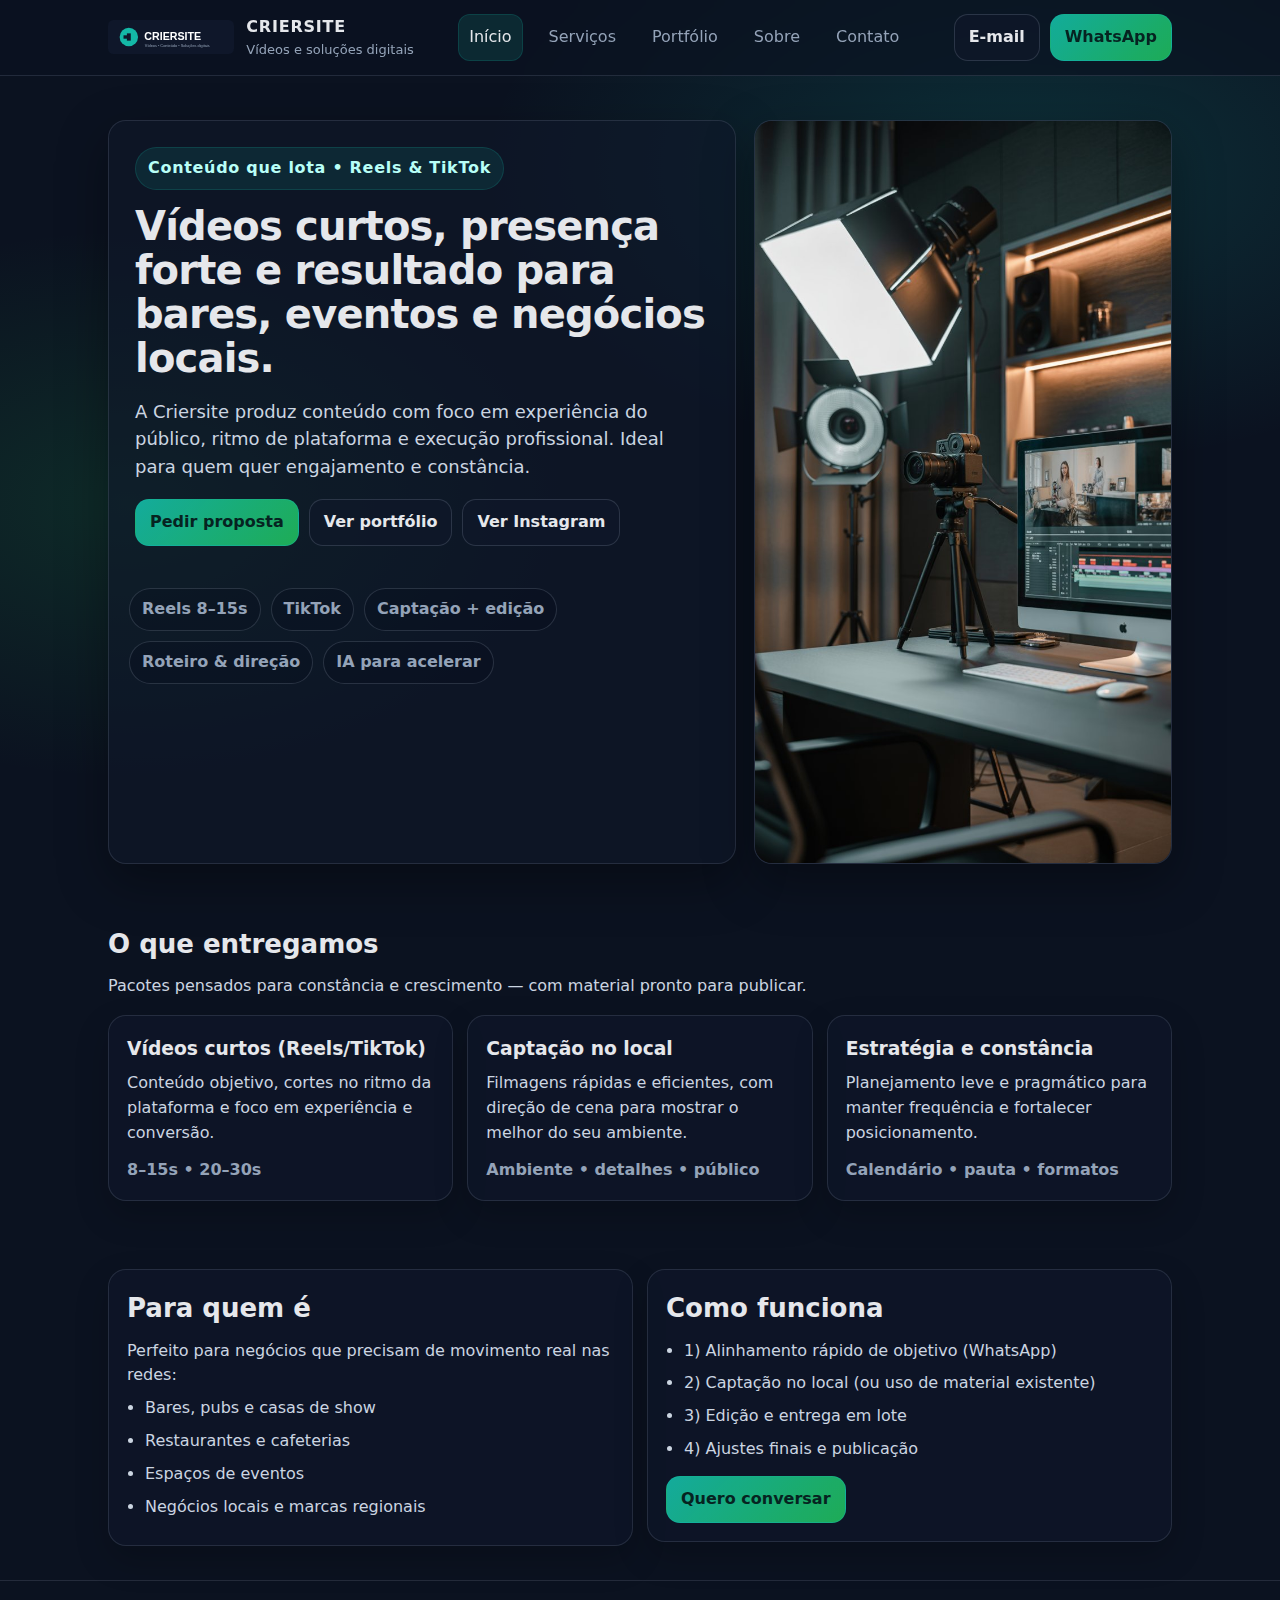
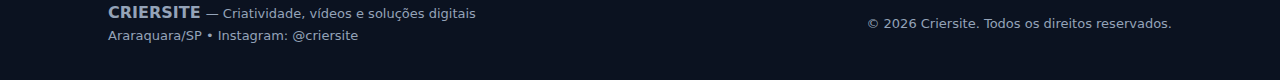
<file: index.html>
<!DOCTYPE html>
<html lang="pt-br">
<head>
  <meta charset="UTF-8" />
  <meta name="viewport" content="width=device-width, initial-scale=1.0" />
  <title>Criersite | Vídeos e Soluções Digitais</title>
  <meta name="description" content="Criersite: vídeos para Instagram e TikTok, conteúdo estratégico e soluções digitais." />
  <link rel="stylesheet" href="assets/css/styles.css" />
</head>
<body>
  <header class="header">
    <div class="container">
      <div class="nav">
        <a class="brand" href="index.html" aria-label="Criersite">
          <img src="assets/img/logo.svg" alt="Criersite" />
          <div>
            <div class="name">CRIERSITE</div>
            <div class="small">Vídeos e soluções digitais</div>
          </div>
        </a>
        <nav class="menu" aria-label="Navegação">
          <a data-nav href="index.html">Início</a>
          <a data-nav href="servicos.html">Serviços</a>
          <a data-nav href="portfolio.html">Portfólio</a>
          <a data-nav href="sobre.html">Sobre</a>
          <a data-nav href="contato.html">Contato</a>
        </nav>
        <div class="actions">
          <a class="btn ghost" href="mailto:criersite.video@gmail.com">E-mail</a>
          <a class="btn primary" href="https://wa.me/5516993074791" target="_blank" rel="noopener noreferrer">WhatsApp</a>
        </div>
      </div>
    </div>
  </header>

  
<main class="hero">
  <div class="container">
    <div class="hero-grid">
      <section class="hero-card">
        <div class="hero-copy">
          <div class="kicker">Conteúdo que lota • Reels & TikTok</div>
          <h1 class="h1">Vídeos curtos, presença forte e resultado para bares, eventos e negócios locais.</h1>
          <p class="lead">
            A Criersite produz conteúdo com foco em experiência do público, ritmo de plataforma e execução profissional.
            Ideal para quem quer engajamento e constância.
          </p>
          <div class="hero-cta">
            <a class="btn primary" href="contato.html">Pedir proposta</a>
            <a class="btn" href="portfolio.html">Ver portfólio</a>
            <a class="btn ghost" href="https://www.instagram.com/criersite/" target="_blank" rel="noopener noreferrer">Ver Instagram</a>
          </div>
        </div>
        <div class="badges">
          <div class="badge">Reels 8–15s</div>
          <div class="badge">TikTok</div>
          <div class="badge">Captação + edição</div>
          <div class="badge">Roteiro & direção</div>
          <div class="badge">IA para acelerar</div>
        </div>
      </section>

      <aside class="hero-media" aria-label="Capa">
        <img src="assets/img/hero-01.jpg" alt="Capa Criersite" />

      </aside>
    </div>
  </div>
</main>

<section class="section">
  <div class="container">
    <h2>O que entregamos</h2>
    <p>Pacotes pensados para constância e crescimento — com material pronto para publicar.</p>
    <div class="grid">
      <div class="card">
        <h3>Vídeos curtos (Reels/TikTok)</h3>
        <p>Conteúdo objetivo, cortes no ritmo da plataforma e foco em experiência e conversão.</p>
        <div class="meta">8–15s • 20–30s</div>
      </div>
      <div class="card">
        <h3>Captação no local</h3>
        <p>Filmagens rápidas e eficientes, com direção de cena para mostrar o melhor do seu ambiente.</p>
        <div class="meta">Ambiente • detalhes • público</div>
      </div>
      <div class="card">
        <h3>Estratégia e constância</h3>
        <p>Planejamento leve e pragmático para manter frequência e fortalecer posicionamento.</p>
        <div class="meta">Calendário • pauta • formatos</div>
      </div>
    </div>
  </div>
</section>

<section class="section">
  <div class="container">
    <div class="split">
      <div class="card">
        <h2>Para quem é</h2>
        <p>Perfeito para negócios que precisam de movimento real nas redes:</p>
        <ul class="list">
          <li>Bares, pubs e casas de show</li>
          <li>Restaurantes e cafeterias</li>
          <li>Espaços de eventos</li>
          <li>Negócios locais e marcas regionais</li>
        </ul>
      </div>
      <div class="card">
        <h2>Como funciona</h2>
        <ul class="list">
          <li>1) Alinhamento rápido de objetivo (WhatsApp)</li>
          <li>2) Captação no local (ou uso de material existente)</li>
          <li>3) Edição e entrega em lote</li>
          <li>4) Ajustes finais e publicação</li>
        </ul>
        <div style="margin-top:14px">
          <a class="btn primary" href="contato.html">Quero conversar</a>
        </div>
      </div>
    </div>
  </div>
</section>


  <footer class="footer">
    <div class="container">
      <div class="row">
        <div>
          <strong>CRIERSITE</strong> <span class="small">— Criatividade, vídeos e soluções digitais</span>
          <div class="small">Araraquara/SP • Instagram: <a href="https://www.instagram.com/criersite/" target="_blank" rel="noopener noreferrer">@criersite</a></div>
        </div>
        <div class="small">© 2026 Criersite. Todos os direitos reservados.</div>
      </div>
    </div>
  </footer>

  <script src="assets/js/main.js"></script>
</body>
</html>
</file>
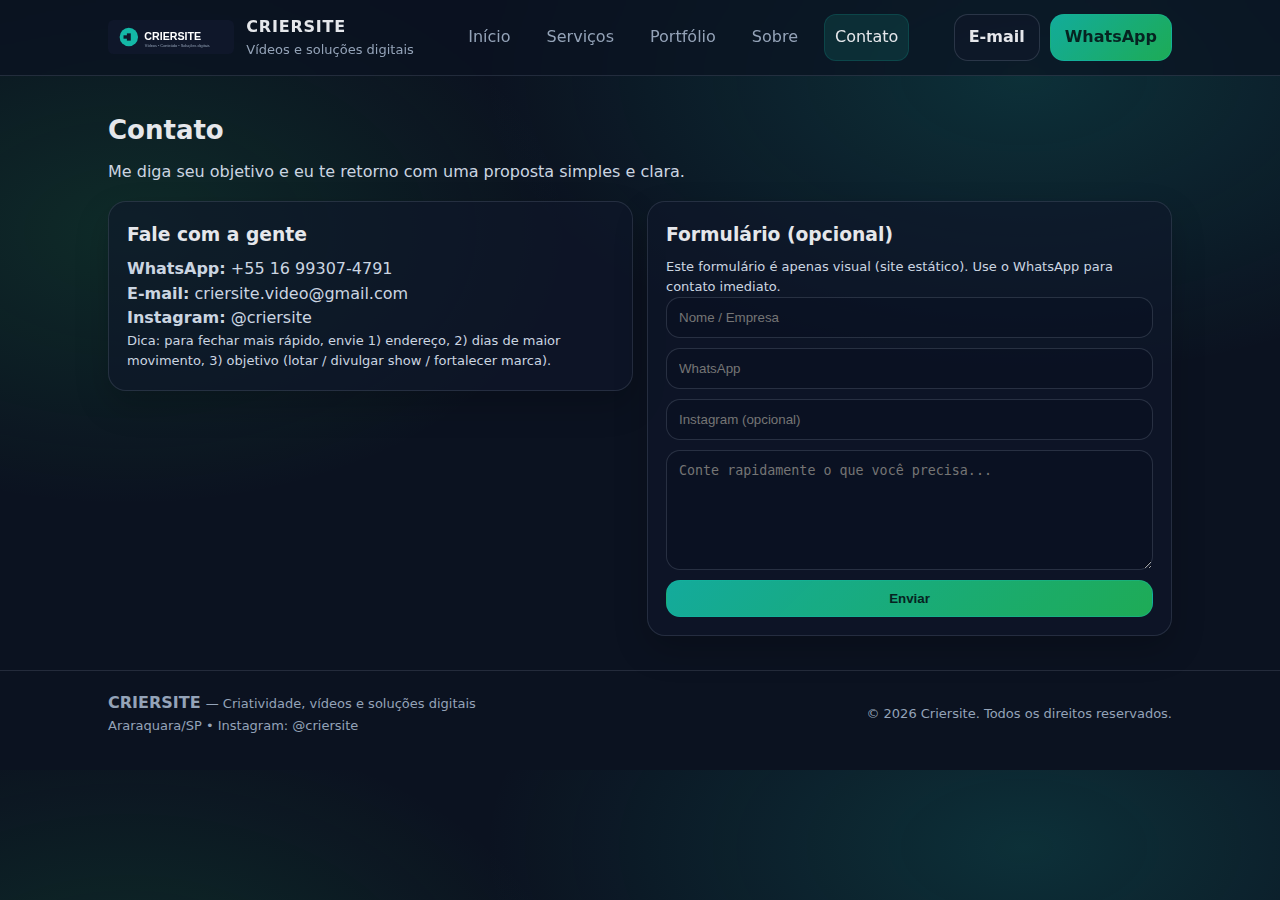
<file: contato.html>
<!DOCTYPE html>
<html lang="pt-br">
<head>
  <meta charset="UTF-8" />
  <meta name="viewport" content="width=device-width, initial-scale=1.0" />
  <title>Contato | Criersite</title>
  <meta name="description" content="Entre em contato com a Criersite por WhatsApp, e-mail e Instagram." />
  <link rel="stylesheet" href="assets/css/styles.css" />
</head>
<body>
  <header class="header">
    <div class="container">
      <div class="nav">
        <a class="brand" href="index.html" aria-label="Criersite">
          <img src="assets/img/logo.svg" alt="Criersite" />
          <div>
            <div class="name">CRIERSITE</div>
            <div class="small">Vídeos e soluções digitais</div>
          </div>
        </a>
        <nav class="menu" aria-label="Navegação">
          <a data-nav href="index.html">Início</a>
          <a data-nav href="servicos.html">Serviços</a>
          <a data-nav href="portfolio.html">Portfólio</a>
          <a data-nav href="sobre.html">Sobre</a>
          <a data-nav href="contato.html">Contato</a>
        </nav>
        <div class="actions">
          <a class="btn ghost" href="mailto:criersite.video@gmail.com">E-mail</a>
          <a class="btn primary" href="https://wa.me/5516993074791" target="_blank" rel="noopener noreferrer">WhatsApp</a>
        </div>
      </div>
    </div>
  </header>

  
<main class="section">
  <div class="container">
    <h2>Contato</h2>
    <p>Me diga seu objetivo e eu te retorno com uma proposta simples e clara.</p>

    <div class="split">
      <div class="card">
        <h3>Fale com a gente</h3>
        <p><strong>WhatsApp:</strong> <a href="https://wa.me/5516993074791" target="_blank" rel="noopener noreferrer">+55 16 99307-4791</a></p>
        <p><strong>E-mail:</strong> <a href="mailto:criersite.video@gmail.com">criersite.video@gmail.com</a></p>
        <p><strong>Instagram:</strong> <a href="https://www.instagram.com/criersite/" target="_blank" rel="noopener noreferrer">@criersite</a></p>
        <p class="small">Dica: para fechar mais rápido, envie 1) endereço, 2) dias de maior movimento, 3) objetivo (lotar / divulgar show / fortalecer marca).</p>
      </div>

      <div class="card">
        <h3>Formulário (opcional)</h3>
        <p class="helper">Este formulário é apenas visual (site estático). Use o WhatsApp para contato imediato.</p>
        <form class="form" onsubmit="event.preventDefault(); alert('Use o WhatsApp para enviar sua mensagem.');">
          <input class="input" placeholder="Nome / Empresa" />
          <input class="input" placeholder="WhatsApp" />
          <input class="input" placeholder="Instagram (opcional)" />
          <textarea placeholder="Conte rapidamente o que você precisa..."></textarea>
          <button class="btn primary" type="submit">Enviar</button>
        </form>
      </div>
    </div>
  </div>
</main>


  <footer class="footer">
    <div class="container">
      <div class="row">
        <div>
          <strong>CRIERSITE</strong> <span class="small">— Criatividade, vídeos e soluções digitais</span>
          <div class="small">Araraquara/SP • Instagram: <a href="https://www.instagram.com/criersite/" target="_blank" rel="noopener noreferrer">@criersite</a></div>
        </div>
        <div class="small">© 2026 Criersite. Todos os direitos reservados.</div>
      </div>
    </div>
  </footer>

  <script src="assets/js/main.js"></script>
</body>
</html>
</file>
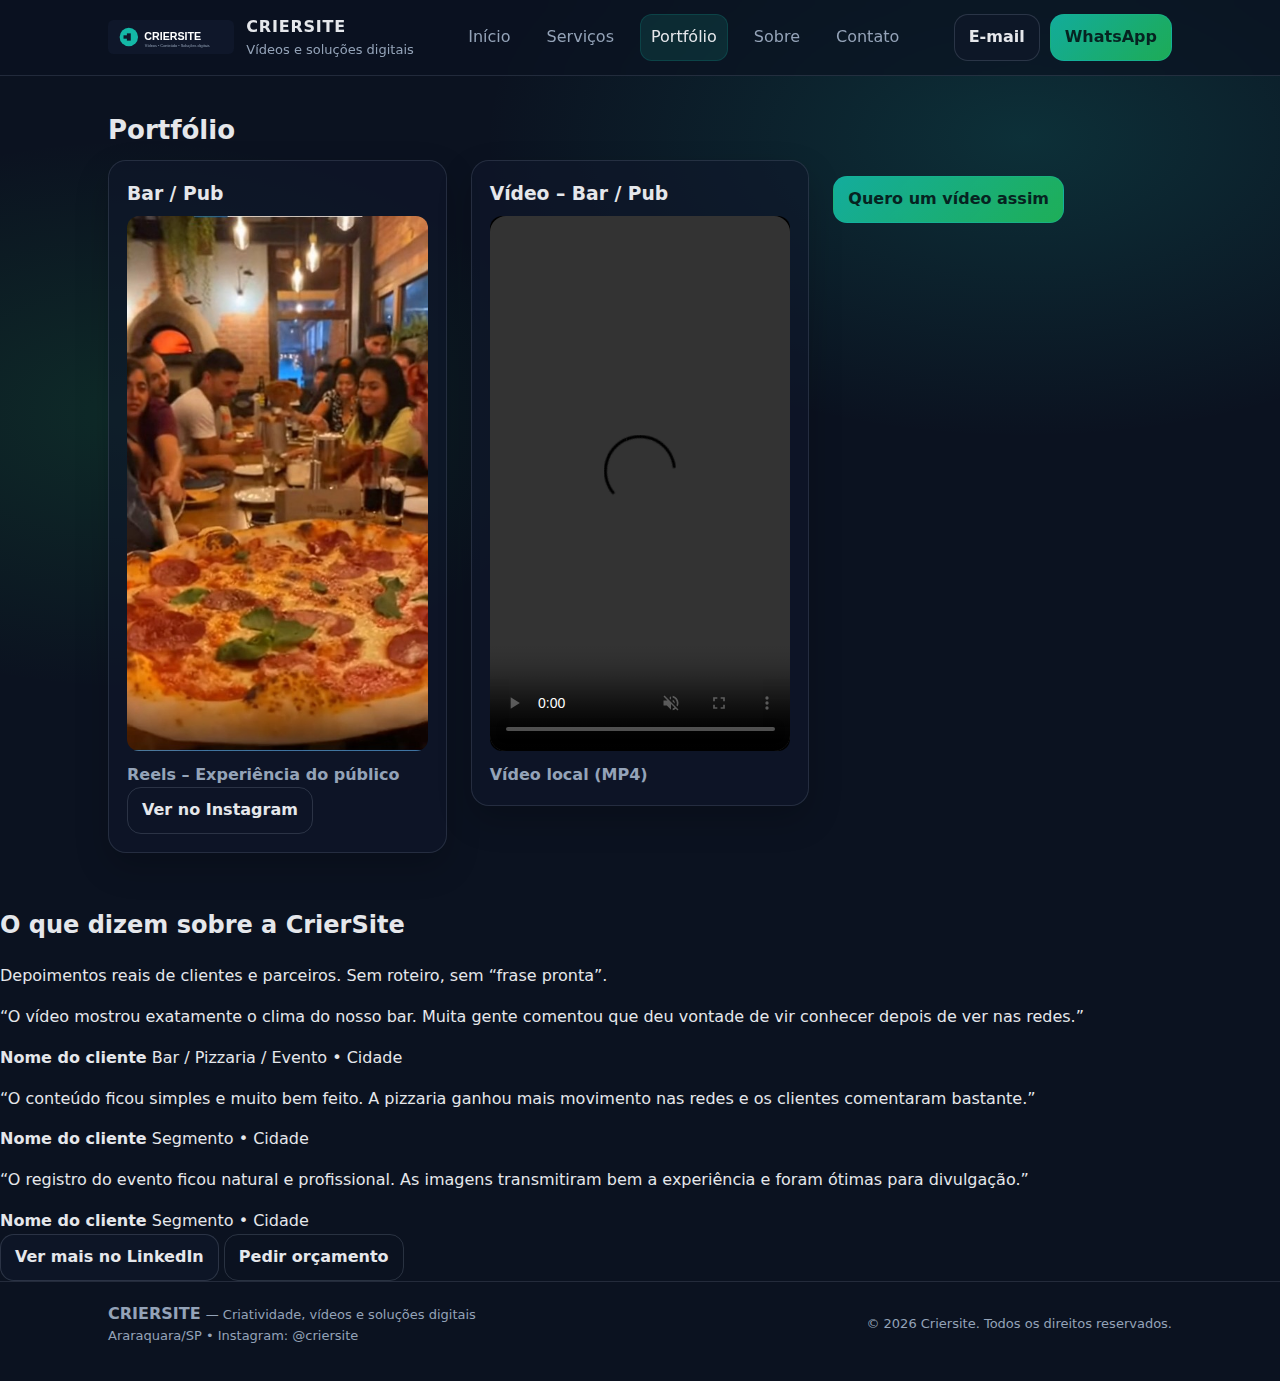
<file: portfolio.html>
<!DOCTYPE html>
<html lang="pt-br">
<head>
  <meta charset="UTF-8" />
  <meta name="viewport" content="width=device-width, initial-scale=1.0" />
  <title>Portfólio | Criersite</title>
  <meta name="description" content="Portfólio e exemplos de conteúdo da Criersite." />
  <link rel="stylesheet" href="assets/css/styles.css" />
</head>

<body>
  <header class="header">
    <div class="container">
      <div class="nav">
        <a class="brand" href="index.html" aria-label="Criersite">
          <img src="assets/img/logo.svg" alt="Criersite" />
          <div>
            <div class="name">CRIERSITE</div>
            <div class="small">Vídeos e soluções digitais</div>
          </div>
        </a>

        <nav class="menu" aria-label="Navegação">
          <a data-nav href="index.html">Início</a>
          <a data-nav href="servicos.html">Serviços</a>
          <a data-nav class="active" href="portfolio.html">Portfólio</a>
          <a data-nav href="sobre.html">Sobre</a>
          <a data-nav href="contato.html">Contato</a>
        </nav>

        <div class="actions">
          <a class="btn ghost" href="mailto:criersite.video@gmail.com">E-mail</a>
          <a class="btn primary" href="https://wa.me/5516993074791" target="_blank" rel="noopener noreferrer">WhatsApp</a>
        </div>
      </div>
    </div>
  </header>

<main class="section">
  <div class="container">
    <h2>Portfólio</h2>

    <div class="portfolio-grid">

      <!-- CARD 1 — CAPA -->
      <div class="portfolio-card card">
        <h3>Bar / Pub</h3>

        <div class="media-wrap">
          <img
            src="assets/img/thumb-drink.jpg"
            alt="Bar / Pub – experiência gastronômica"
            loading="lazy" />
        </div>

        <div class="meta">Reels – Experiência do público</div>

        <a class="btn btn--ghost"
           href="https://www.instagram.com/criersite/"
           target="_blank"
           rel="noopener noreferrer">
          Ver no Instagram
        </a>
      </div>

      <!-- CARD 2 — VÍDEO BAR -->
      <div class="portfolio-card card">
        <h3>Vídeo – Bar / Pub</h3>

        <div class="media-wrap">
          <video muted loop playsinline preload="metadata" controls>
            <source src="assets/videos/bar.mp4" type="video/mp4" />
            Seu navegador não suporta vídeo.
          </video>
        </div>

        <div class="meta">Vídeo local (MP4)</div>
      </div>

<!-- CARD 3 — APRESENTAÇÃO (oculto temporariamente) -->
<div class="portfolio-card card" style="display:none;">

  <h3>Apresentação • Conteúdo Institucional</h3>

  <div class="media-wrap">
    <video controls playsinline preload="metadata">
      <source src="assets/videos/cria-apresentacao.mp4" type="video/mp4">
      Seu navegador não suporta vídeo.
    </video>
  </div>

  <div class="meta">
    Vídeo curto de apresentação • Linguagem direta • Conteúdo para redes sociais
  </div>
</div>


    <div style="margin-top:16px">
      <a class="btn primary" href="contato.html">Quero um vídeo assim</a>
    </div>
  </div>
</main>

<!-- AVALIAÇÕES / DEPOIMENTOS -->
<section id="avaliacoes" class="reviews">
  <div class="reviews__header">
    <h2>O que dizem sobre a CrierSite</h2>
    <p>Depoimentos reais de clientes e parceiros. Sem roteiro, sem “frase pronta”.</p>
  </div>

  <div class="reviews__grid">
    <article class="review-card">
      <p class="review-card__text">
        “O vídeo mostrou exatamente o clima do nosso bar. Muita gente comentou que deu vontade de vir conhecer depois de ver nas redes.”
      </p>
      <div class="review-card__meta">
        <strong>Nome do cliente</strong>
        <span>Bar / Pizzaria / Evento • Cidade</span>
      </div>
    </article>

    <article class="review-card">
      <p class="review-card__text">
        “O conteúdo ficou simples e muito bem feito. A pizzaria ganhou mais movimento nas redes e os clientes comentaram bastante.”
      </p>
      <div class="review-card__meta">
        <strong>Nome do cliente</strong>
        <span>Segmento • Cidade</span>
      </div>
    </article>

    <article class="review-card">
      <p class="review-card__text">
        “O registro do evento ficou natural e profissional. As imagens transmitiram bem a experiência e foram ótimas para divulgação.”
      </p>
      <div class="review-card__meta">
        <strong>Nome do cliente</strong>
        <span>Segmento • Cidade</span>
      </div>
    </article>
  </div>

  <div class="reviews__cta">
    <a class="btn"
       href="https://www.linkedin.com/in/eduardo-silva-criersite-web-designer/"
       target="_blank"
       rel="noopener noreferrer">
      Ver mais no LinkedIn
    </a>

    <a class="btn btn--ghost"
       href="https://wa.me/5516993074791"
       target="_blank"
       rel="noopener noreferrer">
      Pedir orçamento
    </a>
  </div>
</section>

<footer class="footer">
  <div class="container">
    <div class="row">
      <div>
        <strong>CRIERSITE</strong>
        <span class="small">— Criatividade, vídeos e soluções digitais</span>
        <div class="small">
          Araraquara/SP • Instagram:
          <a href="https://www.instagram.com/criersite/" target="_blank" rel="noopener noreferrer">@criersite</a>
        </div>
      </div>
      <div class="small">© 2026 Criersite. Todos os direitos reservados.</div>
    </div>
  </div>
</footer>
</file>
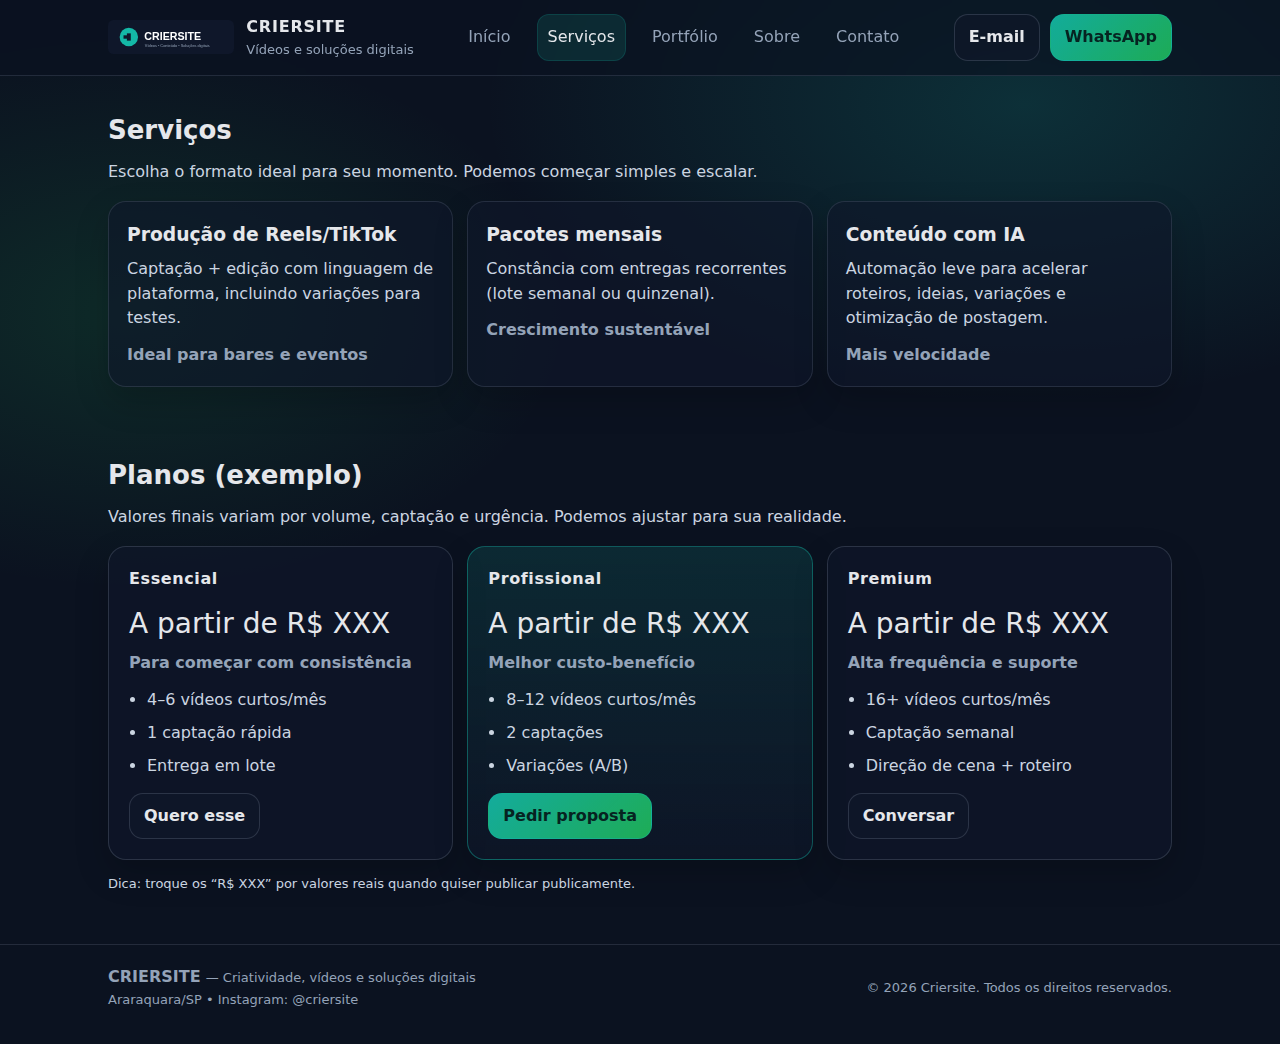
<file: servicos.html>
<!DOCTYPE html>
<html lang="pt-br">
<head>
  <meta charset="UTF-8" />
  <meta name="viewport" content="width=device-width, initial-scale=1.0" />
  <title>Serviços | Criersite</title>
  <meta name="description" content="Serviços e planos da Criersite: vídeos curtos, pacotes mensais e soluções com IA." />
  <link rel="stylesheet" href="assets/css/styles.css" />
</head>
<body>
  <header class="header">
    <div class="container">
      <div class="nav">
        <a class="brand" href="index.html" aria-label="Criersite">
          <img src="assets/img/logo.svg" alt="Criersite" />
          <div>
            <div class="name">CRIERSITE</div>
            <div class="small">Vídeos e soluções digitais</div>
          </div>
        </a>
        <nav class="menu" aria-label="Navegação">
          <a data-nav href="index.html">Início</a>
          <a data-nav href="servicos.html">Serviços</a>
          <a data-nav href="portfolio.html">Portfólio</a>
          <a data-nav href="sobre.html">Sobre</a>
          <a data-nav href="contato.html">Contato</a>
        </nav>
        <div class="actions">
          <a class="btn ghost" href="mailto:criersite.video@gmail.com">E-mail</a>
          <a class="btn primary" href="https://wa.me/5516993074791" target="_blank" rel="noopener noreferrer">WhatsApp</a>
        </div>
      </div>
    </div>
  </header>

  
<main class="section">
  <div class="container">
    <h2>Serviços</h2>
    <p>Escolha o formato ideal para seu momento. Podemos começar simples e escalar.</p>

    <div class="grid">
      <div class="card">
        <h3>Produção de Reels/TikTok</h3>
        <p>Captação + edição com linguagem de plataforma, incluindo variações para testes.</p>
        <div class="meta">Ideal para bares e eventos</div>
      </div>
      <div class="card">
        <h3>Pacotes mensais</h3>
        <p>Constância com entregas recorrentes (lote semanal ou quinzenal).</p>
        <div class="meta">Crescimento sustentável</div>
      </div>
      <div class="card">
        <h3>Conteúdo com IA</h3>
        <p>Automação leve para acelerar roteiros, ideias, variações e otimização de postagem.</p>
        <div class="meta">Mais velocidade</div>
      </div>
    </div>
  </div>
</main>

<section class="section">
  <div class="container">
    <h2>Planos (exemplo)</h2>
    <p>Valores finais variam por volume, captação e urgência. Podemos ajustar para sua realidade.</p>

    <div class="pricing">
      <div class="price">
        <div class="tier">Essencial</div>
        <div class="value">A partir de R$  XXX</div>
        <div class="note">Para começar com consistência</div>
        <ul>
          <li>4–6 vídeos curtos/mês</li>
          <li>1 captação rápida</li>
          <li>Entrega em lote</li>
        </ul>
        <div class="cta"><a class="btn" href="contato.html">Quero esse</a></div>
      </div>

      <div class="price featured">
        <div class="tier">Profissional</div>
        <div class="value">A partir de R$  XXX</div>
        <div class="note">Melhor custo-benefício</div>
        <ul>
          <li>8–12 vídeos curtos/mês</li>
          <li>2 captações</li>
          <li>Variações (A/B)</li>
        </ul>
        <div class="cta"><a class="btn primary" href="contato.html">Pedir proposta</a></div>
      </div>

      <div class="price">
        <div class="tier">Premium</div>
        <div class="value">A partir de R$  XXX</div>
        <div class="note">Alta frequência e suporte</div>
        <ul>
          <li>16+ vídeos curtos/mês</li>
          <li>Captação semanal</li>
          <li>Direção de cena + roteiro</li>
        </ul>
        <div class="cta"><a class="btn" href="contato.html">Conversar</a></div>
      </div>
    </div>

    <p class="small" style="margin-top:14px">
      Dica: troque os “R$ XXX” por valores reais quando quiser publicar publicamente.
    </p>
  </div>
</section>


  <footer class="footer">
    <div class="container">
      <div class="row">
        <div>
          <strong>CRIERSITE</strong> <span class="small">— Criatividade, vídeos e soluções digitais</span>
          <div class="small">Araraquara/SP • Instagram: <a href="https://www.instagram.com/criersite/" target="_blank" rel="noopener noreferrer">@criersite</a></div>
        </div>
        <div class="small">© 2026 Criersite. Todos os direitos reservados.</div>
      </div>
    </div>
  </footer>

  <script src="assets/js/main.js"></script>
</body>
</html>
</file>
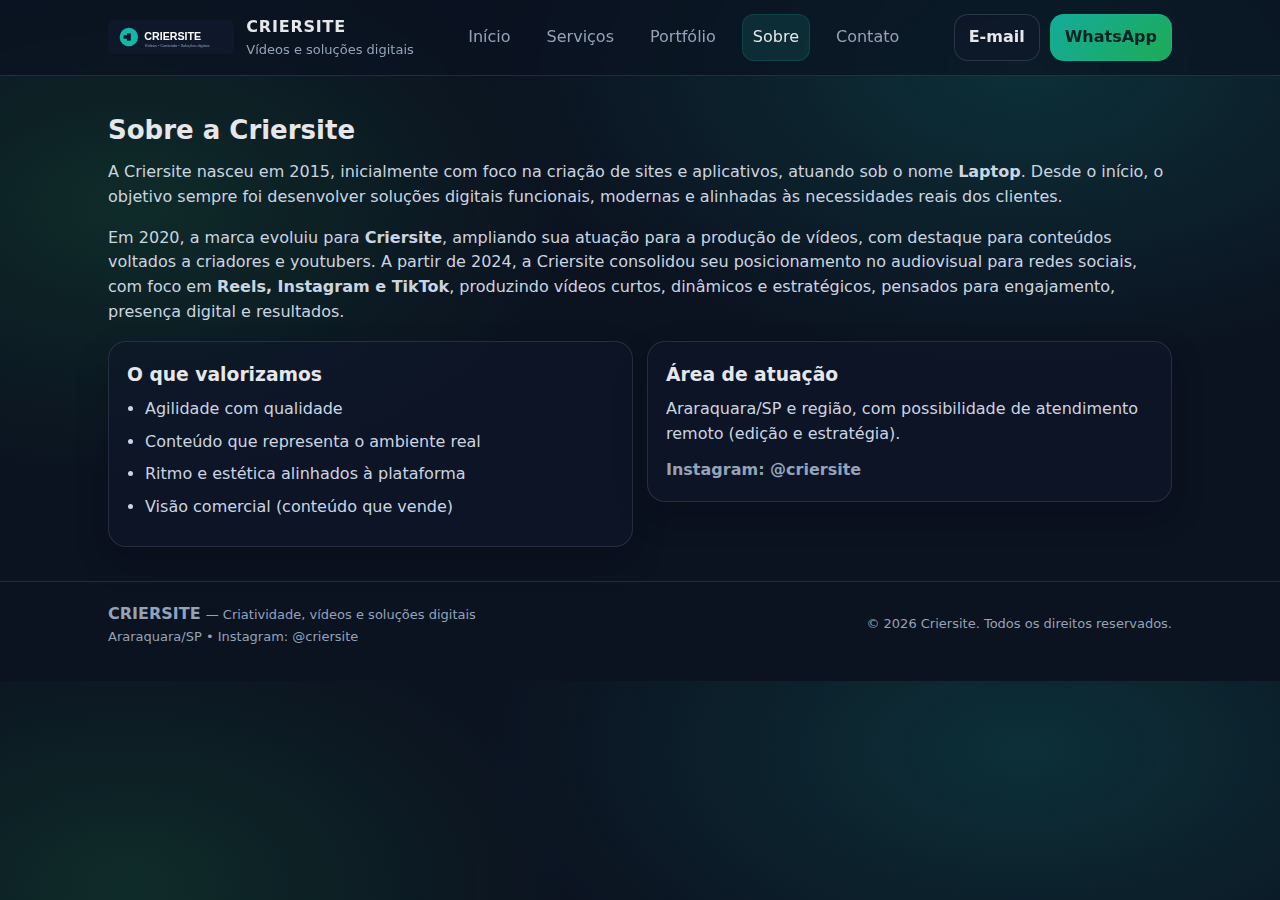
<file: sobre.html>
<!DOCTYPE html>
<html lang="pt-br">
<head>
  <meta charset="UTF-8" />
  <meta name="viewport" content="width=device-width, initial-scale=1.0" />
  <title>Sobre | Criersite</title>
  <meta name="description" content="Sobre a Criersite: proposta, valores e atuação." />
  <link rel="stylesheet" href="assets/css/styles.css" />
</head>
<body>
  <header class="header">
    <div class="container">
      <div class="nav">
        <a class="brand" href="index.html" aria-label="Criersite">
          <img src="assets/img/logo.svg" alt="Criersite" />
          <div>
            <div class="name">CRIERSITE</div>
            <div class="small">Vídeos e soluções digitais</div>
          </div>
        </a>
        <nav class="menu" aria-label="Navegação">
          <a data-nav href="index.html">Início</a>
          <a data-nav href="servicos.html">Serviços</a>
          <a data-nav href="portfolio.html">Portfólio</a>
          <a data-nav href="sobre.html">Sobre</a>
          <a data-nav href="contato.html">Contato</a>
        </nav>
        <div class="actions">
          <a class="btn ghost" href="mailto:criersite.video@gmail.com">E-mail</a>
          <a class="btn primary" href="https://wa.me/5516993074791" target="_blank" rel="noopener noreferrer">WhatsApp</a>
        </div>
      </div>
    </div>
  </header>

  
<main class="section">
  <div class="container">
    <h2>Sobre a Criersite</h2>
   <p>
  A Criersite nasceu em 2015, inicialmente com foco na criação de sites e aplicativos,
  atuando sob o nome <strong>Laptop</strong>. Desde o início, o objetivo sempre foi
  desenvolver soluções digitais funcionais, modernas e alinhadas às necessidades reais
  dos clientes.
</p>

<p>
  Em 2020, a marca evoluiu para <strong>Criersite</strong>, ampliando sua atuação para a
  produção de vídeos, com destaque para conteúdos voltados a criadores e youtubers.
  A partir de 2024, a Criersite consolidou seu posicionamento no audiovisual para redes
  sociais, com foco em <strong>Reels, Instagram e TikTok</strong>, produzindo vídeos
  curtos, dinâmicos e estratégicos, pensados para engajamento, presença digital e resultados.
</p>

    <div class="split">
      <div class="card">
        <h3>O que valorizamos</h3>
        <ul class="list">
          <li>Agilidade com qualidade</li>
          <li>Conteúdo que representa o ambiente real</li>
          <li>Ritmo e estética alinhados à plataforma</li>
          <li>Visão comercial (conteúdo que vende)</li>
        </ul>
      </div>
      <div class="card">
        <h3>Área de atuação</h3>
        <p>Araraquara/SP e região, com possibilidade de atendimento remoto (edição e estratégia).</p>
        <div class="meta">Instagram: @criersite</div>
      </div>
    </div>
  </div>
</main>


  <footer class="footer">
    <div class="container">
      <div class="row">
        <div>
          <strong>CRIERSITE</strong> <span class="small">— Criatividade, vídeos e soluções digitais</span>
          <div class="small">Araraquara/SP • Instagram: <a href="https://www.instagram.com/criersite/" target="_blank" rel="noopener noreferrer">@criersite</a></div>
        </div>
        <div class="small">© 2026 Criersite. Todos os direitos reservados.</div>
      </div>
    </div>
  </footer>

  <script src="assets/js/main.js"></script>
</body>
</html>
</file>
<file: assets/css/styles.css>
:root{
  --bg:#0b1220;
  --card:#0f172a;
  --muted:#94a3b8;
  --text:#e5e7eb;
  --brand:#14b8a6;
  --brand2:#22c55e;
  --line:rgba(148,163,184,0.18);
  --shadow: 0 18px 50px rgba(0,0,0,.35);
  --radius:18px;
}
*{box-sizing:border-box}
html,body{margin:0;padding:0}
body{
  font-family: ui-sans-serif, system-ui, -apple-system, Segoe UI, Roboto, Arial, Helvetica, sans-serif;
  color:var(--text);
  background: radial-gradient(900px 500px at 80% 10%, rgba(20,184,166,.18), transparent 60%),
              radial-gradient(800px 500px at 10% 30%, rgba(34,197,94,.14), transparent 55%),
              var(--bg);
  line-height:1.55;
}
a{color:inherit;text-decoration:none}
.container{max-width:1100px;margin:0 auto;padding:0 18px}

.header{
  position:sticky;top:0;z-index:10;
  backdrop-filter: blur(10px);
  background: rgba(11,18,32,.68);
  border-bottom:1px solid var(--line);
}
.nav{
  display:flex;align-items:center;justify-content:space-between;
  padding:14px 0;
}
.brand{
  display:flex;gap:12px;align-items:center;
}
.brand img{height:34px;width:auto}
.brand .name{font-weight:800;letter-spacing:.8px}
.menu{
  display:flex;gap:16px;align-items:center;
}
.menu a{
  color:var(--muted);
  padding:10px 10px;border-radius:12px;
}
.menu a:hover{color:var(--text); background: rgba(148,163,184,.08)}
.menu a.active{color:var(--text); background: rgba(20,184,166,.14); border:1px solid rgba(20,184,166,.18)}
.actions{display:flex;gap:10px;align-items:center}
.btn{
  display:inline-flex;align-items:center;justify-content:center;
  padding:10px 14px;border-radius:14px;
  border:1px solid rgba(148,163,184,.22);
  background: rgba(15,23,42,.65);
  color:var(--text);
  font-weight:700;
}
.btn:hover{border-color: rgba(20,184,166,.35); box-shadow: 0 0 0 3px rgba(20,184,166,.12)}
.btn.primary{
  background: linear-gradient(135deg, rgba(20,184,166,.92), rgba(34,197,94,.86));
  border: 1px solid rgba(20,184,166,.42);
  color:#062321;
}
.btn--ghost{ background: transparent; }

.hero{padding:44px 0 26px}
.hero-grid{
  display:grid;
  grid-template-columns: 1.2fr .8fr;
  gap:18px;
  align-items:stretch;
}
.hero-card{
  border:1px solid var(--line);
  background: rgba(15,23,42,.6);
  border-radius: var(--radius);
  box-shadow: var(--shadow);
  overflow:hidden;
}
.hero-copy{padding:26px}
.kicker{
  display:inline-flex;gap:10px;align-items:center;
  color:#b8fff7;
  font-weight:800;
  letter-spacing:.7px;
  background: rgba(20,184,166,.12);
  border:1px solid rgba(20,184,166,.18);
  padding:8px 12px;
  border-radius:999px;
}
.h1{margin:14px 0 10px; font-size:40px; line-height:1.1; letter-spacing:-.8px}
.lead{color: #cbd5e1; font-size:18px; max-width:52ch}
.hero-cta{display:flex;gap:10px;flex-wrap:wrap;margin-top:18px}
.hero-media{
  background: rgba(15,23,42,.6);
  border-radius: var(--radius);
  border:1px solid var(--line);
  overflow:hidden;
  box-shadow: var(--shadow);
}
.hero-media img{width:100%;height:100%;object-fit:cover;display:block}
.badges{display:flex;gap:10px;flex-wrap:wrap;padding:16px 20px 22px}
.badge{
  color: var(--muted);
  border:1px solid rgba(148,163,184,.22);
  border-radius: 999px;
  padding:8px 12px;
  background: rgba(2,6,23,.25);
  font-weight:700;
}
.section{padding:34px 0}
.section h2{margin:0 0 10px;font-size:26px}
.section p{margin:0 0 16px;color:#cbd5e1}

.grid{display:grid; grid-template-columns: repeat(3, 1fr); gap:14px}
.card{
  border:1px solid var(--line);
  background: rgba(15,23,42,.62);
  border-radius: var(--radius);
  padding:18px;
  box-shadow: 0 14px 34px rgba(0,0,0,.2);
}
.card h3{margin:0 0 8px}
.card p{margin:0;color:#cbd5e1}
.card .meta{margin-top:12px;color:var(--muted);font-weight:700}

.split{display:grid; grid-template-columns: 1fr 1fr; gap:14px; align-items:start}
.list{margin:0;padding-left:18px;color:#cbd5e1}
.list li{margin:8px 0}
.figure{
  border:1px solid var(--line);
  background: rgba(15,23,42,.55);
  border-radius: var(--radius);
  overflow:hidden;
}
.figure img{width:100%;height:auto;display:block}

.pricing{display:grid; grid-template-columns: repeat(3, 1fr); gap:14px}
.price{
  padding:20px;
  border-radius: var(--radius);
  border:1px solid rgba(148,163,184,.22);
  background: rgba(15,23,42,.62);
  box-shadow: 0 14px 34px rgba(0,0,0,.2);
}
.price .tier{font-weight:900; letter-spacing:.6px}
.price .value{font-size:28px;margin:10px 0 6px}
.price .note{color:var(--muted); font-weight:700; margin-bottom:12px}
.price ul{margin:0;padding-left:18px;color:#cbd5e1}
.price li{margin:8px 0}
.price .cta{margin-top:14px}
.price.featured{
  border-color: rgba(20,184,166,.42);
  background: linear-gradient(180deg, rgba(20,184,166,.14), rgba(15,23,42,.62));
}

.footer{border-top:1px solid var(--line); padding:20px 0 34px; color:var(--muted)}
.footer .row{display:flex;justify-content:space-between;gap:12px;flex-wrap:wrap;align-items:center}
.small{font-size:13px;color:var(--muted)}
.form{display:grid;gap:10px}
.input, textarea{
  width:100%;
  padding:12px 12px;
  border-radius: 14px;
  border:1px solid rgba(148,163,184,.22);
  background: rgba(2,6,23,.25);
  color:var(--text);
}
textarea{min-height:120px;resize:vertical}
.helper{color:var(--muted); font-size:13px}

@media (max-width: 900px){
  .hero-grid{grid-template-columns:1fr}
  .grid{grid-template-columns:1fr}
  .split{grid-template-columns:1fr}
  .pricing{grid-template-columns:1fr}
  .h1{font-size:34px}
  .menu{display:none}
  .actions{gap:8px}
}
/* Alinha mídia (Instagram + vídeo) com mesmo tamanho */
.media-wrap{
  width: 100%;
  max-width: 360px;
  aspect-ratio: 9 / 16;     /* padrão Reels */
  margin: 0 auto;
  overflow: hidden;
  border-radius: 12px;
  background: #000;
  display: flex;
  align-items: stretch;
}

/* ===== MÍDIA 9:16 (VÍDEO / IMG / INSTAGRAM) ===== */
.media-wrap{
  width: 100%;
  max-width: 360px;
  aspect-ratio: 9 / 16;
  margin: 0 auto;
  overflow: hidden;
  border-radius: 12px;
  background: #000;
  position: relative;   /* ESSENCIAL */
}

.media-wrap iframe,
.media-wrap video,
.media-wrap img{
  width: 100%;
  height: 100%;
  min-height: 100%;     /* ESSENCIAL */
  border: 0;
  display: block;
  object-fit: cover;
}

/* Instagram embed ocupando o box */
.ig-embed{
  width: 100%;
  height: 100%;
}

/* ===== GRID DO PORTFÓLIO (RESPONSIVA) ===== */
.portfolio-grid{
  display: grid;
  grid-template-columns: 1fr;
  gap: 18px;
}

@media (min-width: 900px){
  .portfolio-grid{
    grid-template-columns: 1fr 1fr;
    align-items: start;
  }
}
/* ===== HEADER MOBILE (arruma logo + botões) ===== */
@media (max-width: 900px){

  .nav{
    flex-direction: column;
    align-items: stretch;
    gap: 10px;
    padding: 12px 0;
  }

  .brand{
    width: 100%;
    justify-content: flex-start;
    gap: 10px;
  }

  .brand img{
    height: 30px;
  }

  .brand .name{
    font-size: 16px;
    line-height: 1.1;
  }

  .brand .small{
    font-size: 12px;
    opacity: .85;
  }

  .actions{
    width: 100%;
    display: grid;
    grid-template-columns: 1fr 1fr;
    gap: 10px;
  }

  .actions .btn{
    width: 100%;
    padding: 12px 10px;
    border-radius: 14px;
    font-size: 14px;
    white-space: nowrap;
  }

  .actions .btn.primary{
    justify-content: center;
  }
}

.footer-criersite {
  margin-top: 80px;
  padding: 60px 20px 40px;
  background: radial-gradient(circle at top, rgba(20,184,166,0.15), transparent 60%), #020617;
  border-top: 1px solid rgba(255,255,255,0.08);
  text-align: center;
  animation: fadeInFooter 1.2s ease forwards;
}

.footer-container {
  max-width: 900px;
  margin: 0 auto;
}

.footer-logo {
  font-size: 26px;
  font-weight: 700;
  letter-spacing: 2px;
  background: linear-gradient(90deg, #14b8a6, #22c55e);
  -webkit-background-clip: text;
  -webkit-text-fill-color: transparent;
  margin-bottom: 12px;
}

.footer-desc {
  color: #94a3b8;
  font-size: 15px;
  margin-bottom: 24px;
}

.footer-social {
  display: flex;
  justify-content: center;
  gap: 20px;
  margin-bottom: 28px;
}

.footer-social a {
  color: #cbd5f5;
  text-decoration: none;
  font-size: 14px;
  transition: 0.3s ease;
}

.footer-social a:hover {
  color: #14b8a6;
  transform: translateY(-2px);
}

.footer-legal {
  color: #64748b;
  font-size: 12px;
  line-height: 1.6;
}

@keyframes fadeInFooter {
  from {
    opacity: 0;
    transform: translateY(20px);
  }
  to {
    opacity: 1;
    transform: translateY(0);
  }
}
/* WhatsApp Floating Button */
.wa-float{
  position: fixed;
  right: 18px;
  bottom: 18px;
  z-index: 9999;
  display: inline-flex;
  align-items: center;
  gap: 10px;
  padding: 12px 14px;
  border-radius: 999px;
  text-decoration: none;
  font-weight: 700;
  font-size: 14px;
  letter-spacing: .2px;
  color: #e5e7eb;
  background: radial-gradient(circle at top left, rgba(34,197,94,.35), rgba(20,184,166,.25) 45%, rgba(2,6,23,.95) 80%);
  border: 1px solid rgba(255,255,255,.12);
  box-shadow: 0 18px 50px rgba(0,0,0,.35);
  backdrop-filter: blur(8px);
  -webkit-backdrop-filter: blur(8px);
  transform: translateY(10px);
  opacity: 0;
  animation: waIn .7s ease .3s forwards;
}

.wa-float:hover{
  transform: translateY(-2px) scale(1.02);
  border-color: rgba(20,184,166,.35);
}

.wa-dot{
  width: 10px;
  height: 10px;
  border-radius: 999px;
  background: #22c55e;
  box-shadow: 0 0 0 0 rgba(34,197,94,.45);
  animation: waPulse 1.4s infinite;
}

@keyframes waPulse{
  0% { box-shadow: 0 0 0 0 rgba(34,197,94,.45); }
  70% { box-shadow: 0 0 0 12px rgba(34,197,94,0); }
  100% { box-shadow: 0 0 0 0 rgba(34,197,94,0); }
}

@keyframes waIn{
  to { opacity: 1; transform: translateY(0); }
}

/* Mobile tweak */
@media (max-width: 420px){
  .wa-float{
    right: 12px;
    bottom: 12px;
    padding: 11px 12px;
    font-size: 13px;
  }
}
/* ===== PORTFÓLIO HOME ===== */
.portfolio-home {
  padding: 80px 0;
  background: #070f1f;
  text-align: center;
}

.section-title {
  font-size: 32px;
  margin-bottom: 10px;
}

.section-subtitle {
  color: #9aa4b2;
  max-width: 520px;
  margin: 0 auto 40px;
}

.portfolio-grid {
  display: grid;
  grid-template-columns: repeat(auto-fit, minmax(260px, 1fr));
  gap: 24px;
}

.video-card video {
  width: 100%;
  border-radius: 16px;
  box-shadow: 0 10px 30px rgba(0,0,0,.4);
}

.portfolio-cta {
  margin-top: 40px;
}
/* ===== CORREÇÃO GLOBAL DE VÍDEOS ===== */

video,
.video-card video {
  width: 100%;
  height: 100%;
  object-fit: cover;
  border-radius: 16px;
  display: block;
}

/* mantém todos em formato vertical igual */
.video-card {
  aspect-ratio: 9 / 16;
  background: #000;
  border-radius: 16px;
  overflow: hidden;
}

/* grid correto */
.portfolio-grid {
  display: grid;
  grid-template-columns: repeat(auto-fit, minmax(260px, 1fr));
  gap: 24px;
  align-items: start;
}
</file>
